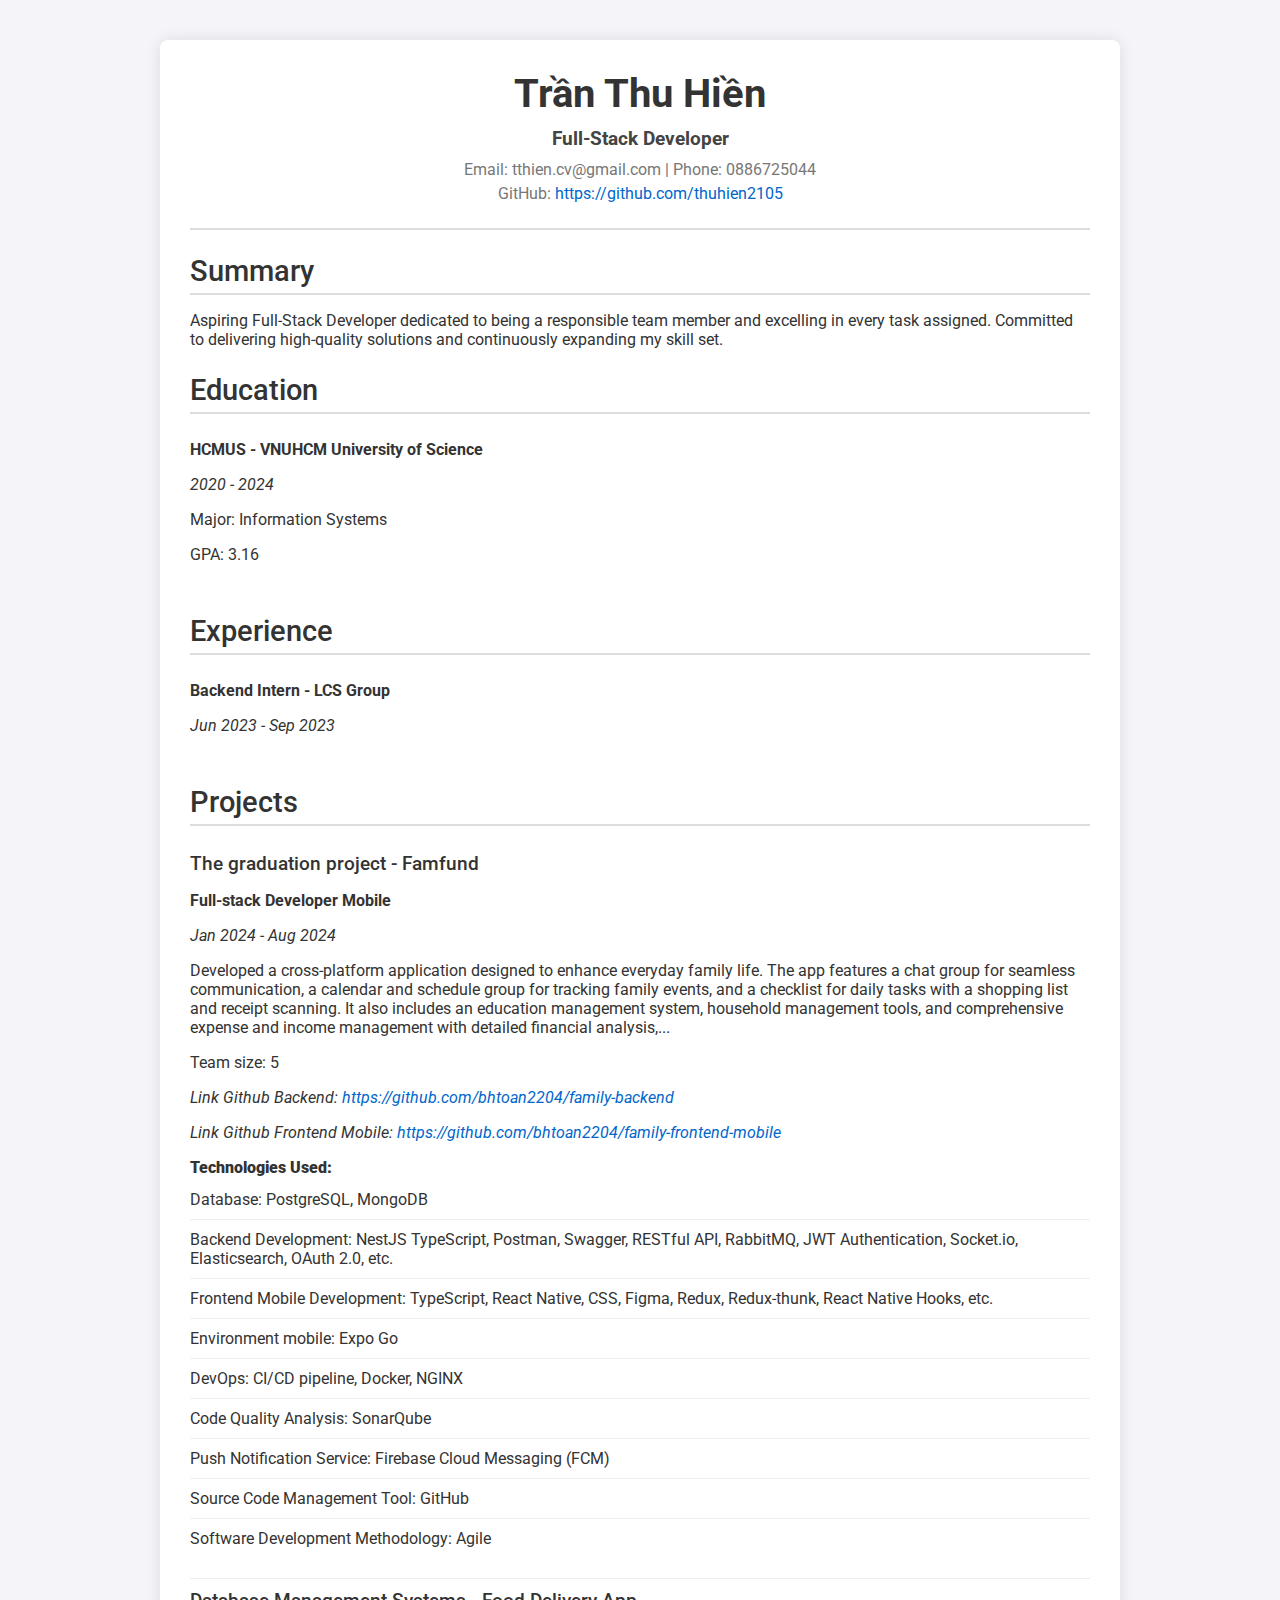
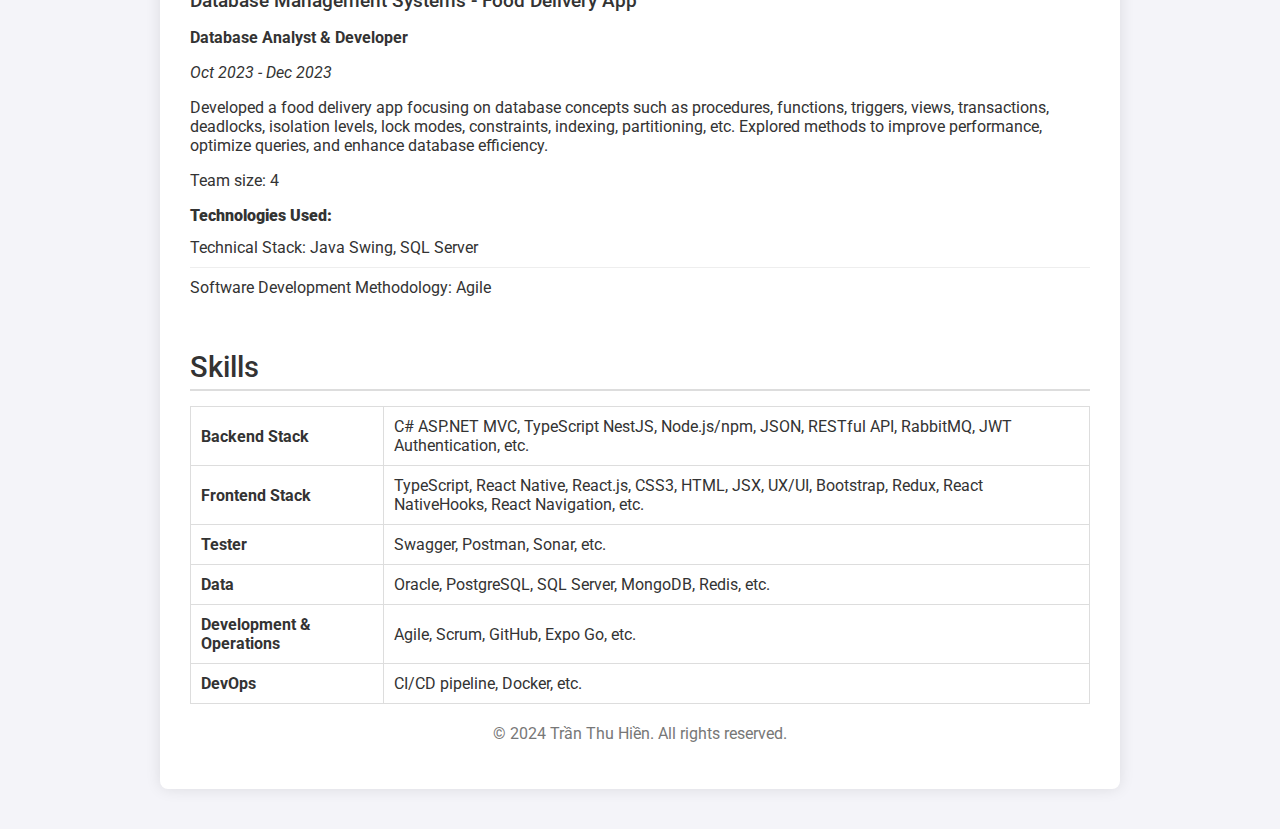
<file: 20127021.html>
<!DOCTYPE html>
<html lang="en">
<head>
    <meta charset="UTF-8">
    <meta name="viewport" content="width=device-width, initial-scale=1.0">
    <title>CV - Trần Thu Hiền</title>
    <style>
        @import url('https://fonts.googleapis.com/css2?family=Roboto:wght@400;500;700&display=swap');

        body {
            font-family: 'Roboto', sans-serif;
            margin: 0;
            padding: 0;
            background-color: #f4f4f9;
            color: #333;
        }
        .container {
            max-width: 900px;
            margin: 40px auto;
            padding: 30px;
            background-color: #fff;
            box-shadow: 0 0 15px rgba(0, 0, 0, 0.1);
            border-radius: 8px;
        }
        .header {
            text-align: center;
            border-bottom: 2px solid #ddd;
            padding-bottom: 20px;
            margin-bottom: 20px;
        }
        .header h1 {
            margin: 0;
            font-size: 2.5em;
            color: #333;
            font-weight: 700;
        }
        .header p {
            margin: 5px 0;
            color: #777;
        }
        .header b {
            display: block;
            margin: 10px 0;
            font-size: 1.2em;
            color: #444;
        }
        .section {
            margin: 20px 0;
        }
        .section h2 {
            border-bottom: 2px solid #ddd;
            padding-bottom: 5px;
            color: #333;
            font-weight: 500;
            font-size: 1.8em;
            margin-bottom: 15px; 
        }
        .section ul {
            list-style: none;
            padding: 0;
        }
        .section ul li {
            padding: 10px 0;
            border-bottom: 1px solid #eee;
        }
        .section ul li:last-child {
            border-bottom: none;
        }
        .contact-info {
            text-align: center;
            margin-top: 20px;
            color: #777;
        }
        .links {
            color: #0066cc;
            text-decoration: none;
        }
        .links:hover {
            text-decoration: underline;
        }
        .project-title {
            font-size: 1.2em;
            font-weight: 500;
            color: #333;
        }
        .skills-table {
            width: 100%;
            border-collapse: collapse;
            margin-top: 10px;
        }
        .skills-table td {
            padding: 10px;
            border: 1px solid #ddd;
        }
        .technology-title {
            font-weight: 700;
            margin-top: 5px;
            margin-bottom: 3px;
        }
        .technology-list {
            margin-bottom: 10px;
        }
    </style>
</head>
<body>
    <div class="container">
        <div class="header">
            <h1>Trần Thu Hiền</h1>
            <b>Full-Stack Developer</b>
            <p>Email: tthien.cv@gmail.com | Phone: 0886725044</p>
            <p>GitHub: <a class="links" href="https://github.com/thuhien2105">https://github.com/thuhien2105</a></p>
        </div>
        <div class="section">
            <h2>Summary</h2>
            <p>
                Aspiring Full-Stack Developer dedicated to being a responsible team member and excelling in every task assigned. Committed to delivering high-quality solutions and continuously expanding my skill set.
            </p>
        </div>
        <div class="section">
            <h2>Education</h2>
            <ul>
                <li>
                    <b>HCMUS - VNUHCM University of Science</b>
                    <p><i>2020 - 2024</i></p>
                    <p> Major: Information Systems</p>
                    <p> GPA: 3.16</p>
                </li>
            </ul>
        </div>
        <div class="section">
            <h2>Experience</h2>
            <ul>
                <li>
                    <strong>Backend Intern - LCS Group </strong> 
                    <p><i>Jun 2023 - Sep 2023</i></p>
                </li>
            </ul>
        </div>
        <div class="section">
            <h2>Projects</h2>
            <ul>
                <li>
                    <b><span class="project-title">The graduation project - Famfund</span></b>
                    <p><b>Full-stack Developer Mobile</b></p>
                    <p><i>Jan 2024 - Aug 2024</i></p>
                    <p>
                        Developed a cross-platform application designed to enhance everyday family life. The app features a chat group for seamless communication, a calendar and schedule group for tracking family events, and a checklist for daily tasks with a shopping list and receipt scanning. It also includes an education management system, household management tools, and comprehensive expense and income management with detailed financial analysis,...
                    </p>
                    <p>Team size: 5</p>
                    <p><i>Link Github Backend: <a class="links" href="https://github.com/bhtoan2204/family-backend">https://github.com/bhtoan2204/family-backend</a></i></p>
                    <p><i>Link Github Frontend Mobile: <a class="links" href="https://github.com/bhtoan2204/family-frontend-mobile">https://github.com/bhtoan2204/family-frontend-mobile</a></i></p>
                    <div class="technology-list">
                        <p class="technology-title"><b>Technologies Used:</b></p>
                        <ul>
                            <li>Database: PostgreSQL, MongoDB</li>
                            <li>Backend Development: NestJS TypeScript, Postman, Swagger, RESTful API, RabbitMQ, JWT Authentication, Socket.io, Elasticsearch, OAuth 2.0, etc.</li>
                            <li>Frontend Mobile Development: TypeScript, React Native, CSS, Figma, Redux, Redux-thunk, React Native Hooks, etc. </li>
                            <li>Environment mobile: Expo Go</li>
                            <li>DevOps: CI/CD pipeline, Docker, NGINX</li>
                            <li>Code Quality Analysis: SonarQube</li>
                            <li>Push Notification Service: Firebase Cloud Messaging (FCM)</li>
                            <li>Source Code Management Tool: GitHub</li>
                            <li>Software Development Methodology: Agile</li>
                        </ul>
                    </div>
                </li>
                <li>
                    <b><span class="project-title">Database Management Systems - Food Delivery App</span></b>
                    <p><b>Database Analyst & Developer</b></p>
                    <p><i>Oct 2023 - Dec 2023</i></p>
                    <p>
                        Developed a food delivery app focusing on database concepts such as procedures, functions, triggers, views, transactions, deadlocks, isolation levels, lock modes, constraints, indexing, partitioning, etc. Explored methods to improve performance, optimize queries, and enhance database efficiency.
                    </p>
                    <p>Team size: 4</p>
                    <div class="technology-list">
                        <p class="technology-title"><b>Technologies Used:</b></p>
                        <ul>
                            <li>Technical Stack: Java Swing, SQL Server</li>
                            <li>Software Development Methodology: Agile</li>
                        </ul>
                    </div>
                </li>
            </ul>
        </div>
        <div class="section">
            <h2>Skills</h2>
            <table class="skills-table">
                <tr>
                    <td><b>Backend Stack</b></td>
                    <td> C# ASP.NET MVC, TypeScript NestJS, Node.js/npm, JSON, RESTful API, RabbitMQ, JWT Authentication, etc.</td>
                </tr>
                <tr>
                    <td><b>Frontend Stack</b></td>
                    <td>TypeScript, React Native, React.js, CSS3, HTML, JSX, UX/UI, Bootstrap, Redux, React NativeHooks, React Navigation, etc.</td>
                </tr>
                <tr>
                <td><b>Tester</b></td>
                <td>Swagger, Postman, Sonar, etc.</td>
                </tr>
                <tr>
                <td><b>Data</b></td>
                <td>Oracle, PostgreSQL, SQL Server, MongoDB, Redis, etc.</td>
                </tr>
                <tr>
                <td><b>Development & Operations</b></td>
                <td>Agile, Scrum, GitHub, Expo Go, etc.</td>
                </tr>
                <tr>
                <td><b>DevOps</b></td>
                <td>CI/CD pipeline, Docker, etc.</td>
                </tr>
                </table>
                </div>
                <div class="contact-info">
                <p>© 2024 Trần Thu Hiền. All rights reserved.</p>
                </div>
                </div>
                
                </body>
                </html>
</file>
